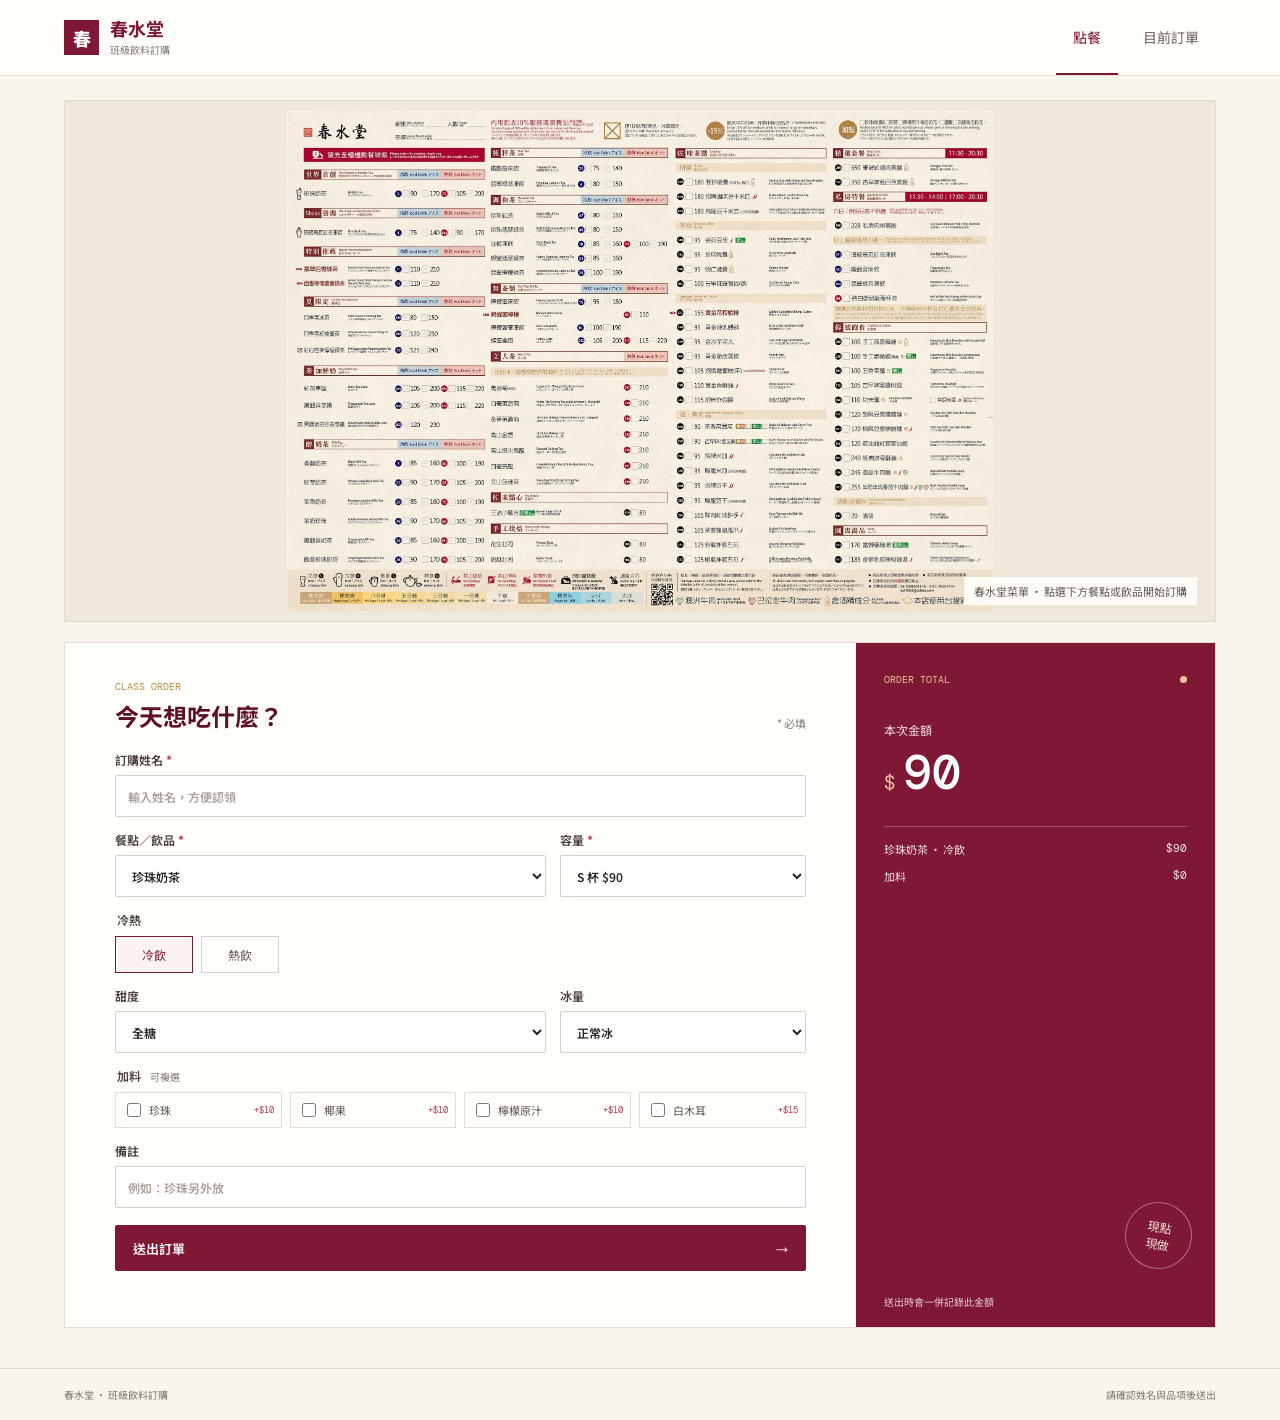
<file: index.html>
<!doctype html>
<html lang="zh-Hant">
<head>
  <meta charset="utf-8">
  <meta name="viewport" content="width=device-width, initial-scale=1">
  <meta name="theme-color" content="#7f1834">
  <title>春水堂班級飲料訂購</title>
  <link rel="stylesheet" href="styles.css?v=full-menu-1">
  <script src="app.js?v=full-menu-1" defer></script>
</head>
<body>
  <header class="site-header">
    <a class="brand" href="index.html" aria-label="春水堂點餐首頁">
      <span class="brand-mark" aria-hidden="true">春</span>
      <span><strong>春水堂</strong><small>班級飲料訂購</small></span>
    </a>
    <nav aria-label="主要導覽">
      <a class="nav-link is-current" href="index.html">點餐</a>
      <a class="nav-link" href="orders.html">目前訂單</a>
    </nav>
  </header>

  <main class="order-page">
    <section class="menu-row" aria-label="春水堂菜單">
      <img class="menu-image" src="menu.jpg" alt="春水堂完整菜單，包含飲品與餐點價格">
      <span class="menu-caption">春水堂菜單 · 點選下方餐點或飲品開始訂購</span>
    </section>

    <section class="order-row" aria-label="餐點訂購與價格">
      <form id="order-form" class="order-form">
        <div class="section-heading">
          <div><span class="eyebrow">CLASS ORDER</span><h1>今天想吃什麼？</h1></div>
          <span class="required-note">* 必填</span>
        </div>

        <label class="field name-field">
          <span>訂購姓名 <b>*</b></span>
          <input name="name" autocomplete="name" maxlength="40" placeholder="輸入姓名，方便認領" required>
        </label>

        <div class="field-grid">
          <label class="field">
            <span>餐點／飲品 <b>*</b></span>
            <select id="drink" name="drink" required></select>
          </label>
          <label class="field">
            <span>容量 <b>*</b></span>
            <select id="size" name="size" required></select>
          </label>
        </div>

        <label id="bundle-drink-field" class="field name-field" hidden>
          <span>套餐附飲</span>
          <select id="bundle-drink" name="bundleDrink"></select>
        </label>

        <fieldset id="beverage-temperature" class="choice-field">
          <legend>冷熱</legend>
          <div id="temperature-options" class="segmented"></div>
        </fieldset>

        <div id="beverage-adjustments" class="field-grid">
          <label class="field">
            <span>甜度</span>
            <select name="sugar">
              <option value="全糖">全糖</option><option value="少糖">少糖</option>
              <option value="半糖">半糖</option><option value="微糖">微糖</option>
              <option value="一分糖">一分糖</option><option value="無糖">無糖</option>
            </select>
          </label>
          <label class="field">
            <span>冰量</span>
            <select name="ice">
              <option value="正常冰">正常冰</option><option value="少冰">少冰</option>
              <option value="微冰">微冰</option><option value="去冰">去冰</option>
              <option value="常溫">常溫</option>
            </select>
          </label>
        </div>

        <fieldset id="beverage-addons" class="choice-field addons-field">
          <legend>加料 <span>可複選</span></legend>
          <div class="addon-list">
            <label><input type="checkbox" name="addon" value="珍珠" data-price="10"><span>珍珠</span><small>+$10</small></label>
            <label><input type="checkbox" name="addon" value="椰果" data-price="10"><span>椰果</span><small>+$10</small></label>
            <label><input type="checkbox" name="addon" value="檸檬原汁" data-price="10"><span>檸檬原汁</span><small>+$10</small></label>
            <label><input type="checkbox" name="addon" value="白木耳" data-price="15"><span>白木耳</span><small>+$15</small></label>
          </div>
        </fieldset>

        <label class="field note-field">
          <span>備註</span>
          <input name="note" maxlength="100" placeholder="例如：珍珠另外放">
        </label>
        <button class="submit-button" type="submit"><span>送出訂單</span><span aria-hidden="true">→</span></button>
        <p id="form-message" class="form-message" role="status" aria-live="polite"></p>
      </form>

      <aside class="price-panel" aria-label="餐點金額">
        <div class="price-topline"><span>ORDER TOTAL</span><span class="price-dot" aria-hidden="true"></span></div>
        <p class="price-label">本次金額</p>
        <p class="price-amount"><span>$</span><strong id="total-price">0</strong></p>
        <div class="price-rule"></div>
        <dl class="price-details">
          <div><dt id="price-description">請先選擇飲品</dt><dd id="base-price">$0</dd></div>
          <div><dt>加料</dt><dd id="addon-price">$0</dd></div>
        </dl>
        <div class="price-stamp" aria-hidden="true">現點<br>現做</div>
        <p class="price-footnote">送出時會一併記錄此金額</p>
      </aside>
    </section>
  </main>
  <footer class="site-footer"><span>春水堂 · 班級飲料訂購</span><span>請確認姓名與品項後送出</span></footer>
</body>
</html>
</file>
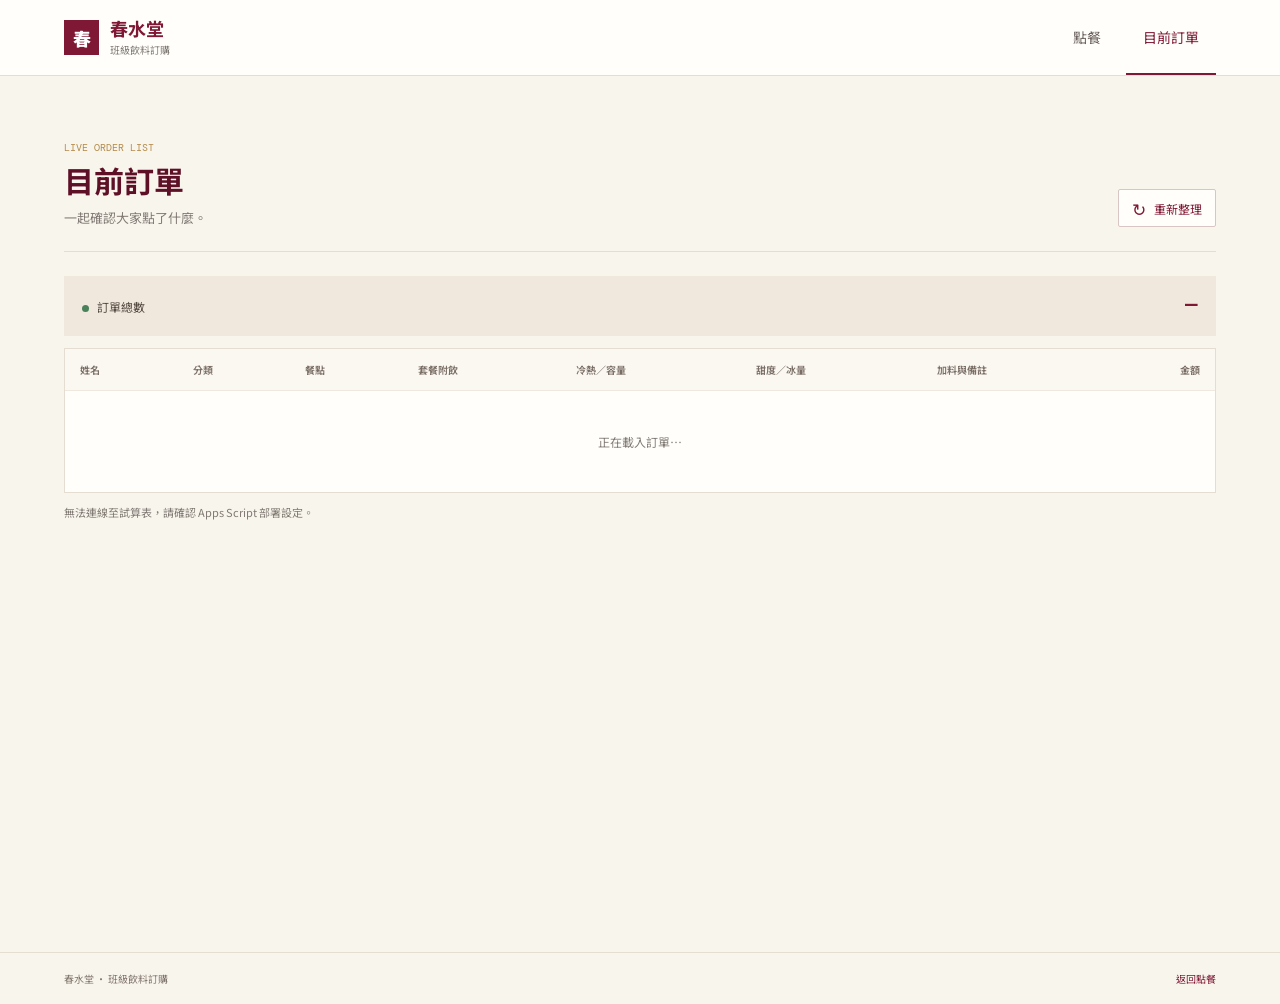
<file: orders.html>
<!doctype html>
<html lang="zh-Hant">
<head>
  <meta charset="utf-8">
  <meta name="viewport" content="width=device-width, initial-scale=1">
  <meta name="theme-color" content="#7f1834">
  <title>目前訂單｜春水堂班級飲料訂購</title>
  <link rel="stylesheet" href="styles.css?v=full-menu-1">
  <script src="orders.js?v=full-menu-1" defer></script>
</head>
<body>
  <header class="site-header">
    <a class="brand" href="index.html" aria-label="春水堂點餐首頁">
      <span class="brand-mark" aria-hidden="true">春</span>
      <span><strong>春水堂</strong><small>班級飲料訂購</small></span>
    </a>
    <nav aria-label="主要導覽">
      <a class="nav-link" href="index.html">點餐</a>
      <a class="nav-link is-current" href="orders.html">目前訂單</a>
    </nav>
  </header>
  <main class="status-page">
    <div class="status-heading">
      <div><span class="eyebrow">LIVE ORDER LIST</span><h1>目前訂單</h1><p>一起確認大家點了什麼。</p></div>
      <button id="refresh-orders" class="refresh-button" type="button" aria-label="重新整理訂單"><span aria-hidden="true">↻</span>重新整理</button>
    </div>
    <div class="status-summary"><span><i class="live-indicator"></i>訂單總數</span><strong id="order-count">—</strong></div>
    <div class="table-wrap">
      <table>
        <thead><tr><th>姓名</th><th>分類</th><th>餐點</th><th>套餐附飲</th><th>冷熱／容量</th><th>甜度／冰量</th><th>加料與備註</th><th class="amount-cell">金額</th></tr></thead>
        <tbody id="orders-body"><tr><td class="empty-state" colspan="8">正在載入訂單…</td></tr></tbody>
      </table>
    </div>
    <p id="orders-message" class="orders-message" role="status" aria-live="polite"></p>
  </main>
  <footer class="site-footer"><span>春水堂 · 班級飲料訂購</span><a href="index.html">返回點餐</a></footer>
</body>
</html>
</file>
<file: styles.css>
@import url('https://fonts.googleapis.com/css2?family=DM+Mono:wght@400;500&family=Noto+Sans+TC:wght@400;500;600;700;800&display=swap');

:root {
  color-scheme: light;
  --wine: #7f1834;
  --wine-dark: #5e1027;
  --rose: #b63c51;
  --ink: #292523;
  --muted: #827b75;
  --cream: #f8f5ed;
  --paper: #fffefa;
  --line: #e5ddd1;
  --gold: #b58a48;
  font-family: 'Noto Sans TC', 'Microsoft JhengHei', sans-serif;
  background: var(--cream);
  color: var(--ink);
  font-synthesis: none;
  text-rendering: optimizeLegibility;
}

* { box-sizing: border-box; }
[hidden] { display: none !important; }
body { margin: 0; min-width: 320px; background: var(--cream); }
a { color: inherit; }
button, input, select { font: inherit; }

.site-header {
  height: 76px;
  display: flex;
  align-items: center;
  justify-content: space-between;
  padding: 0 max(5vw, calc((100vw - 1320px) / 2));
  background: var(--paper);
  border-bottom: 1px solid var(--line);
}
.brand { display: inline-flex; align-items: center; gap: 11px; text-decoration: none; }
.brand-mark { display: grid; place-items: center; width: 35px; aspect-ratio: 1; color: white; background: var(--wine); font-weight: 800; font-size: 18px; }
.brand strong { display: block; color: var(--wine); font-size: 18px; line-height: 1.15; }
.brand small { display: block; color: var(--muted); font-size: 10px; margin-top: 3px; }
.site-header nav { display: flex; align-items: center; gap: 8px; height: 100%; }
.nav-link { display: flex; align-items: center; height: 100%; padding: 0 17px; color: #6c625e; font-size: 14px; text-decoration: none; border-bottom: 2px solid transparent; }
.nav-link:hover, .nav-link.is-current { color: var(--wine); border-bottom-color: var(--wine); }

.order-page { width: min(1320px, 90vw); margin: 24px auto 40px; }
.menu-row { position: relative; display: grid; place-items: center; padding: 10px; background: #efe9dc; border: 1px solid #e2d9ca; }
.menu-image { display: block; width: 100%; height: min(43vw, 500px); min-height: 240px; object-fit: contain; }
.menu-caption { position: absolute; right: 18px; bottom: 16px; padding: 6px 10px; background: rgba(255,254,250,.92); color: #655b52; font-size: 11px; }

.order-row { display: grid; grid-template-columns: minmax(0, 1.65fr) minmax(260px, .75fr); margin-top: 20px; border: 1px solid var(--line); background: var(--paper); }
.order-form { padding: 28px clamp(20px, 4vw, 50px) 30px; }
.section-heading { display: flex; justify-content: space-between; align-items: end; margin-bottom: 20px; }
.eyebrow, .price-topline { color: var(--gold); font-family: 'DM Mono', monospace; font-size: 10px; letter-spacing: 0; }
h1 { margin: 5px 0 0; color: var(--wine-dark); font-size: 24px; line-height: 1.3; }
.required-note { color: var(--muted); font-size: 11px; }
.field { display: grid; gap: 7px; color: #4a413d; font-size: 12px; font-weight: 600; }
.field b { color: var(--rose); }
.field input, .field select { width: 100%; min-width: 0; height: 42px; padding: 0 12px; color: var(--ink); background: #fff; border: 1px solid #d9d0c5; border-radius: 2px; outline: none; }
.field input::placeholder { color: #aaa19a; }
.field input:focus, .field select:focus { border-color: var(--rose); box-shadow: 0 0 0 2px rgba(182,60,81,.12); }
.name-field { margin-bottom: 14px; }
.field-grid { display: grid; grid-template-columns: 1.4fr .8fr; gap: 14px; margin-bottom: 14px; }
.choice-field { min-width: 0; margin: 0 0 14px; padding: 0; border: 0; }
.choice-field legend { margin-bottom: 8px; color: #4a413d; font-size: 12px; font-weight: 600; }
.choice-field legend span { margin-left: 6px; color: var(--muted); font-size: 10px; font-weight: 400; }
.segmented { display: flex; gap: 8px; }
.segmented label { position: relative; flex: 0 0 auto; }
.segmented input { position: absolute; opacity: 0; }
.segmented span { display: block; min-width: 78px; padding: 9px 13px; border: 1px solid #d9d0c5; color: #655b52; text-align: center; font-size: 12px; cursor: pointer; }
.segmented input:checked + span { border-color: var(--wine); color: var(--wine); background: #fbf2f2; }
.segmented input:focus-visible + span { outline: 2px solid var(--rose); outline-offset: 2px; }
.addon-list { display: grid; grid-template-columns: repeat(4, minmax(0, 1fr)); gap: 8px; }
.addon-list label { display: flex; align-items: center; gap: 5px; min-height: 36px; padding: 5px 7px; border: 1px solid var(--line); color: #5f5650; font-size: 11px; cursor: pointer; }
.addon-list input { width: 14px; height: 14px; accent-color: var(--wine); }
.addon-list small { margin-left: auto; color: var(--rose); font-family: 'DM Mono', monospace; font-size: 9px; white-space: nowrap; }
.note-field { margin-bottom: 17px; }
.submit-button { display: flex; align-items: center; justify-content: space-between; width: 100%; height: 46px; padding: 0 18px; color: #fff; background: var(--wine); border: 0; border-radius: 2px; font-size: 13px; font-weight: 600; cursor: pointer; }
.submit-button:hover { background: var(--wine-dark); }
.submit-button:disabled { cursor: wait; opacity: .7; }
.submit-button span:last-child { font-family: 'DM Mono', monospace; font-size: 19px; }
.form-message { min-height: 18px; margin: 8px 0 0; color: #26704b; font-size: 12px; }
.form-message.is-error { color: #a22635; }

.price-panel { position: relative; overflow: hidden; padding: 30px 28px; color: white; background: var(--wine); }
.price-topline { display: flex; justify-content: space-between; align-items: center; color: #e6c79a; }
.price-dot { width: 7px; aspect-ratio: 1; background: #e6c79a; border-radius: 50%; }
.price-label { margin: 35px 0 3px; color: #f2dfe1; font-size: 12px; }
.price-amount { display: flex; align-items: baseline; gap: 8px; margin: 0; color: #fff; font-family: 'DM Mono', monospace; }
.price-amount span { color: #e6c79a; font-size: 19px; }
.price-amount strong { font-size: 48px; font-weight: 500; }
.price-rule { height: 1px; margin: 22px 0 14px; background: rgba(255,255,255,.25); }
.price-details { display: grid; gap: 11px; margin: 0; color: #f3e5e4; font-size: 11px; }
.price-details div { display: flex; justify-content: space-between; gap: 10px; }
.price-details dt { overflow: hidden; text-overflow: ellipsis; white-space: nowrap; }
.price-details dd { margin: 0; font-family: 'DM Mono', monospace; white-space: nowrap; }
.price-stamp { position: absolute; right: 23px; bottom: 58px; display: grid; place-content: center; width: 67px; aspect-ratio: 1; color: #f1d7d3; border: 1px solid rgba(241,215,211,.45); border-radius: 50%; font-size: 12px; line-height: 1.35; text-align: center; transform: rotate(9deg); }
.price-footnote { position: absolute; right: 28px; bottom: 18px; left: 28px; margin: 0; color: #e4c5c5; font-size: 10px; }

.status-page { width: min(1180px, 90vw); min-height: calc(100vh - 150px); margin: 56px auto 70px; }
.status-heading { display: flex; justify-content: space-between; align-items: end; padding-bottom: 24px; border-bottom: 1px solid var(--line); }
.status-heading h1 { font-size: 30px; }
.status-heading p { margin: 8px 0 0; color: var(--muted); font-size: 13px; }
.refresh-button { display: flex; align-items: center; gap: 8px; min-height: 38px; padding: 0 13px; color: var(--wine); background: var(--paper); border: 1px solid #d9c6c4; border-radius: 2px; font-size: 12px; cursor: pointer; }
.refresh-button:hover { background: #fbf2f2; }
.refresh-button span { font-size: 17px; }
.status-summary { display: flex; align-items: center; justify-content: space-between; margin: 24px 0 12px; padding: 16px 18px; background: #f1e8dd; color: #554a43; font-size: 12px; }
.status-summary strong { color: var(--wine); font-family: 'DM Mono', monospace; font-size: 21px; font-weight: 500; }
.live-indicator { display: inline-block; width: 7px; height: 7px; margin-right: 8px; background: #48815a; border-radius: 50%; }
.table-wrap { overflow-x: auto; border: 1px solid var(--line); background: var(--paper); }
table { width: 100%; border-collapse: collapse; text-align: left; }
th, td { padding: 13px 15px; border-bottom: 1px solid #eee8df; font-size: 12px; }
th { color: #796d65; background: #fbf8f2; font-size: 10px; font-weight: 600; white-space: nowrap; }
td { color: #393331; }
tbody tr:last-child td { border-bottom: 0; }
.amount-cell { text-align: right; }
td.amount-cell { color: var(--wine); font-family: 'DM Mono', monospace; font-weight: 500; white-space: nowrap; }
.empty-state { padding: 42px 16px; color: var(--muted); text-align: center; }
.orders-message { min-height: 20px; color: var(--muted); font-size: 11px; }
.site-footer { display: flex; justify-content: space-between; padding: 18px max(5vw, calc((100vw - 1320px) / 2)); color: #82776e; border-top: 1px solid var(--line); font-size: 10px; }
.site-footer a { color: var(--wine); text-decoration: none; }

@media (max-width: 760px) {
  .site-header { height: 66px; padding: 0 5vw; }
  .nav-link { padding: 0 10px; font-size: 12px; }
  .order-page { width: 92vw; margin-top: 14px; }
  .menu-row { padding: 5px; }
  .menu-image { height: min(55vw, 360px); min-height: 180px; }
  .menu-caption { right: 8px; bottom: 8px; padding: 4px 7px; font-size: 9px; }
  .order-row { grid-template-columns: minmax(0, 1fr) minmax(132px, .55fr); margin-top: 12px; }
  .order-form { padding: 20px 14px 16px; }
  h1 { font-size: 20px; }
  .section-heading { margin-bottom: 15px; }
  .field-grid { grid-template-columns: 1fr; gap: 10px; margin-bottom: 10px; }
  .name-field { margin-bottom: 10px; }
  .field input, .field select { height: 39px; padding: 0 8px; font-size: 12px; }
  .segmented { gap: 5px; }
  .segmented span { min-width: 62px; padding: 8px 7px; font-size: 11px; }
  .addon-list { grid-template-columns: repeat(2, minmax(0, 1fr)); gap: 5px; }
  .addon-list label { padding: 4px; font-size: 10px; }
  .price-panel { padding: 20px 12px; }
  .price-label { margin-top: 27px; font-size: 10px; }
  .price-amount { gap: 4px; }
  .price-amount span { font-size: 14px; }
  .price-amount strong { font-size: 36px; }
  .price-rule { margin: 16px 0 12px; }
  .price-details { font-size: 10px; }
  .price-stamp { right: 12px; bottom: 55px; width: 48px; font-size: 10px; }
  .price-footnote { right: 12px; bottom: 13px; left: 12px; font-size: 9px; }
  .submit-button { height: 42px; padding: 0 12px; font-size: 12px; }
  .status-page { width: 92vw; margin: 34px auto 50px; }
  .status-heading h1 { font-size: 25px; }
  .site-footer { padding: 16px 4vw; }
  th, td { padding: 11px 10px; }
}

@media (max-width: 390px) {
  .order-row { grid-template-columns: minmax(0, 1fr) 116px; }
  .order-form { padding-right: 10px; padding-left: 10px; }
  .price-panel { padding-right: 9px; padding-left: 9px; }
  .price-amount strong { font-size: 31px; }
  .price-topline { font-size: 8px; }
}
</file>
